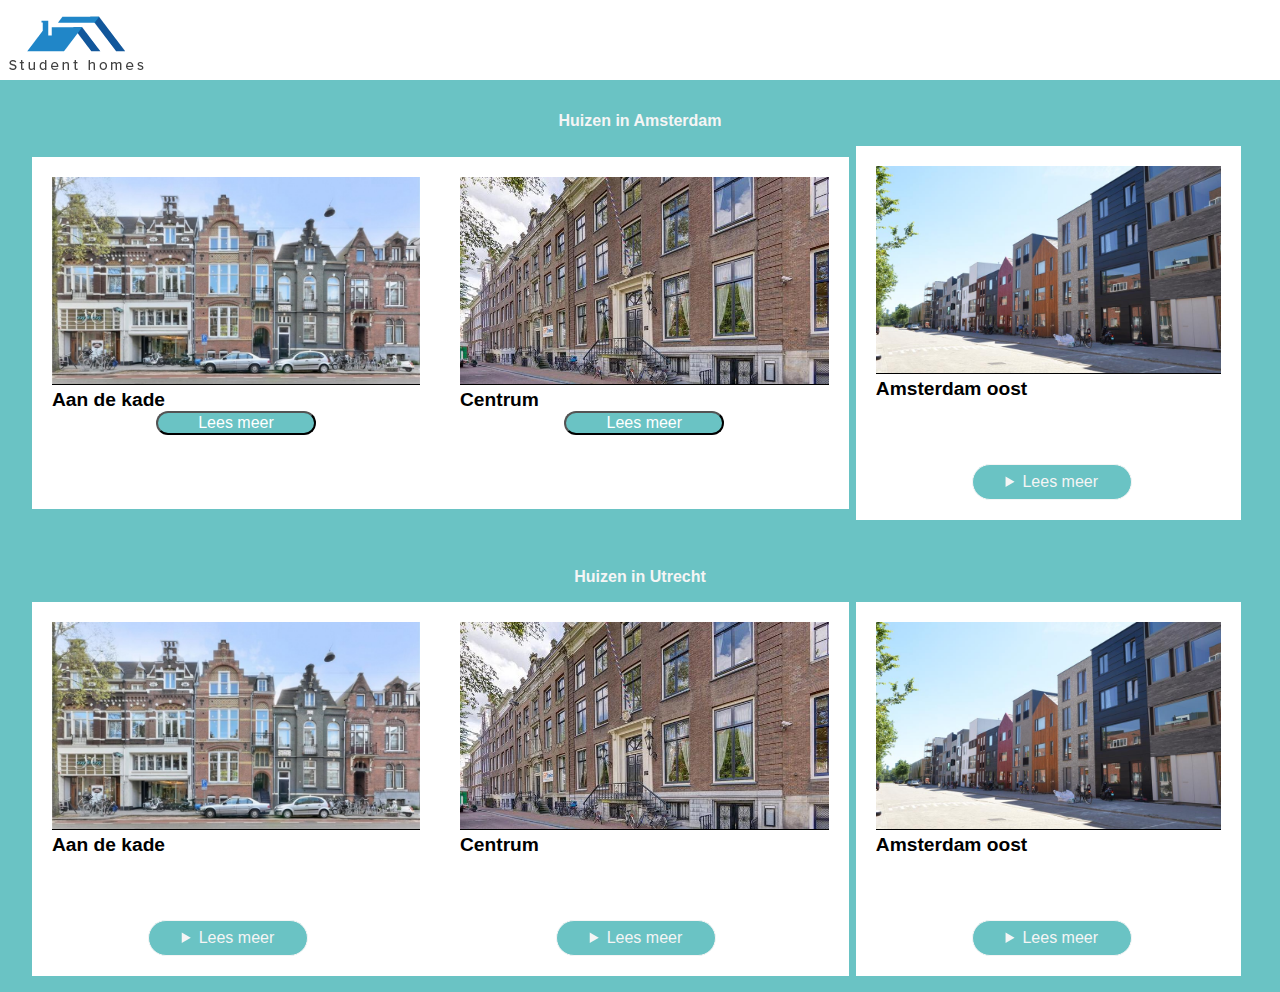
<file: opdracht1/Eind/index.html>
<!DOCTYPE html>
<html lang="en">

<head>
    <meta charset="UTF-8">
    <title>Studenten Huizen</title>
    <link rel="stylesheet" type="text/css" href="student.css">
    <meta name="viewport" content="width=device-width, intial-scale=1">
</head>


<header>
    <img src="images/logo.png" alt="logo">
</header>

<body>

    <main>
        <!--  Amsterdam -->


        <section>
            <h2> Huizen in Amsterdam</h2>
            <div class="gridsection">
                <article>
                    <img src="images/huis%201.jpg" alt="Huis een">
                    <br>
                    <div id="contentfoto">
                        <h3>Aan de kade</h3>
                        <div class="opmaak">
                            <button>
                        <p>Lees meer</p>
                        </button>

                            <div class="info">
                                <ul>
                                    <li>Twee km afstand</li>
                                    <li> 400,- per maand</li>
                                    <li> Centraal gelegen</li>
                                </ul>

                            </div>


                        </div>
                    </div>
                </article>

                <article>
                    <img src="images/huis%202.jpeg" alt="Huis een">
                    <br>
                    <div id="contentfoto">
                        <h3>Centrum</h3>

                        <div class="opmaak">
                            <button>
                        <p>Lees meer</p>
                        </button>

                            <div class="info">
                                <ul>
                                    <li>Twee km afstand</li>
                                    <li> 400,- per maand</li>
                                    <li> Centraal gelegen</li>
                                </ul>

                            </div>


                        </div>
                    </div>
                </article>


                <article>
                    <img src="images/huis%204.jpg" alt="Huis een">
                    <br>
                    <div id="contentfoto">
                        <h3>Amsterdam oost</h3>
                        <details>
                            <summary>Lees meer</summary>
                            <section>
                                <p> Prijs: 400 per maand</p>
                                <p> Ligging: Centraal, 2 km van de stad</p>
                            </section>
                        </details>

                    </div>
                </article>
            </div>
        </section>

        <!--  Utrecht -->

        <section>
            <h2> Huizen in Utrecht</h2>
            <div class="gridsection">
                <article>
                    <img src="images/huis%201.jpg" alt="Huis een">
                    <br>
                    <div id="contentfoto">
                        <h3>Aan de kade</h3>

                        <details>
                            <summary>Lees meer</summary>
                            <div class="uitklap">
                                <p> Prijs: 400 per maand</p>
                                <p> Ligging: Centraal, 2 km van de stad</p>
                            </div>
                        </details>
                    </div>
                </article>

                <article>
                    <img src="images/huis%202.jpeg" alt="Huis een">
                    <br>
                    <div id="contentfoto">
                        <h3>Centrum</h3>
                        <details>
                            <summary>Lees meer</summary>
                            <div class="uitklap">
                                <p> Prijs: 400 per maand</p>
                                <p> Ligging: Centraal, 2 km van de stad</p>
                            </div>
                        </details>

                    </div>
                </article>


                <article>
                    <img src="images/huis%204.jpg" alt="Huis een">
                    <br>
                    <div id="contentfoto">
                        <h3>Amsterdam oost</h3>
                        <details>
                            <summary>Lees meer</summary>
                            <div class="uitklap">
                                <p> Prijs: 400 per maand</p>
                                <p> Ligging: Centraal, 2 km van de stad</p>
                            </div>
                        </details>

                    </div>
                </article>
            </div>
        </section>
    </main>
    <script src="scripts/student.js"></script>
</body>

</html>
</file>
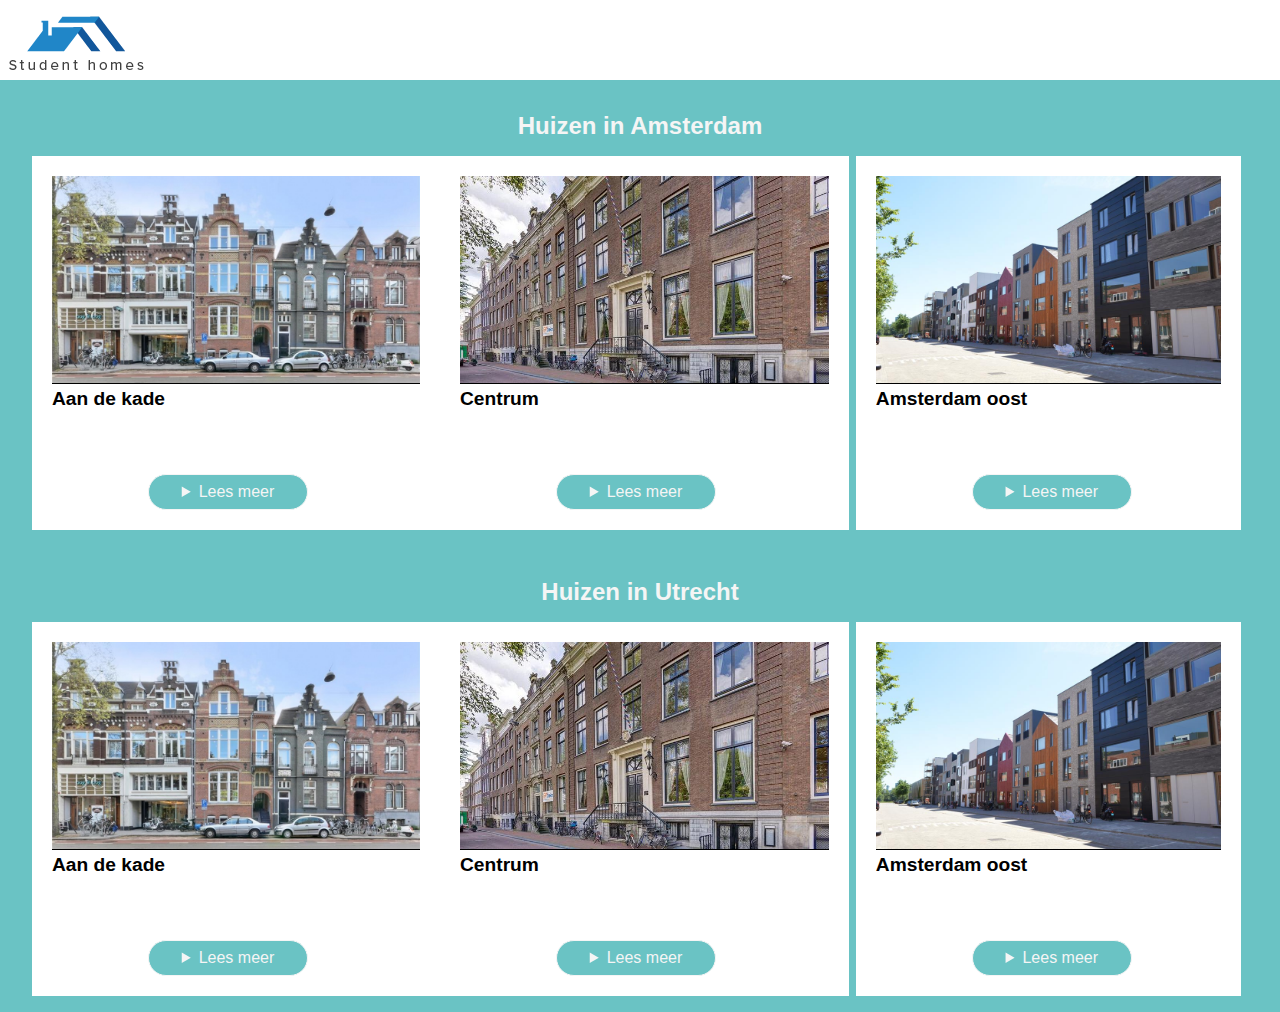
<file: opdracht1/v1/index.html>
<!DOCTYPE html>
<html lang="en">

<head>
    <meta charset="UTF-8">
    <title>Studenten Huizen</title>
    <link rel="stylesheet" type="text/css" href="styles.css">
    <meta name="viewport" content="width=device-width, intial-scale=1">
</head>


<header>
    <img src="images/logo.png" alt="logo">
</header>

<body>

    <!--  Amsterdam -->


    <section>
        <h2> Huizen in Amsterdam</h2>
        <div class="gridsection">
            <article>
                <img src="images/huis%201.jpg" alt="Huis een">
                <br>
                <div id="contentfoto">
                    <h3>Aan de kade</h3>
                </div>

                <details class="details7">
                    <summary>Lees meer</summary>
                    <div class="content">
                        <p> Prijs: 400 per maand</p>
                        <p> Ligging: Centraal, 2 km van de stad</p>
                    </div>

                </details>


            </article>

            <article>
                <img src="images/huis%202.jpeg" alt="Huis een">
                <br>
                <div id="contentfoto">
                    <h3>Centrum</h3>
                    <details>
                        <summary>Lees meer</summary>
                        <section>
                            <p> Prijs: 400 per maand</p>
                            <p> Ligging: Centraal, 2 km van de stad</p>
                        </section>

                    </details>

                </div>
            </article>


            <article>
                <img src="images/huis%204.jpg" alt="Huis een">
                <br>
                <div id="contentfoto">
                    <h3>Amsterdam oost</h3>
                    <details>
                        <summary>Lees meer</summary>
                        <section>
                            <p> Prijs: 400 per maand</p>
                            <p> Ligging: Centraal, 2 km van de stad</p>
                       </section>
                    </details>

                </div>
            </article>
        </div>
    </section>

    <!--  Utrecht -->

    <section>
        <h2> Huizen in Utrecht</h2>
        <div class="gridsection">
            <article>
                <img src="images/huis%201.jpg" alt="Huis een">
                <br>
                <div id="contentfoto">
                    <h3>Aan de kade</h3>

                    <details>
                        <summary>Lees meer</summary>
                        <div class="uitklap">
                            <p> Prijs: 400 per maand</p>
                            <p> Ligging: Centraal, 2 km van de stad</p>
                        </div>
                    </details>
                </div>
            </article>

            <article>
                <img src="images/huis%202.jpeg" alt="Huis een">
                <br>
                <div id="contentfoto">
                    <h3>Centrum</h3>
                    <details>
                        <summary>Lees meer</summary>
                        <div class="uitklap">
                            <p> Prijs: 400 per maand</p>
                            <p> Ligging: Centraal, 2 km van de stad</p>
                        </div>
                    </details>

                </div>
            </article>


            <article>
                <img src="images/huis%204.jpg" alt="Huis een">
                <br>
                <div id="contentfoto">
                    <h3>Amsterdam oost</h3>
                    <details>
                        <summary>Lees meer</summary>
                        <div class="uitklap">
                            <p> Prijs: 400 per maand</p>
                            <p> Ligging: Centraal, 2 km van de stad</p>
                        </div>
                    </details>

                </div>
            </article>
        </div>
    </section>
</body>

</html>
</file>
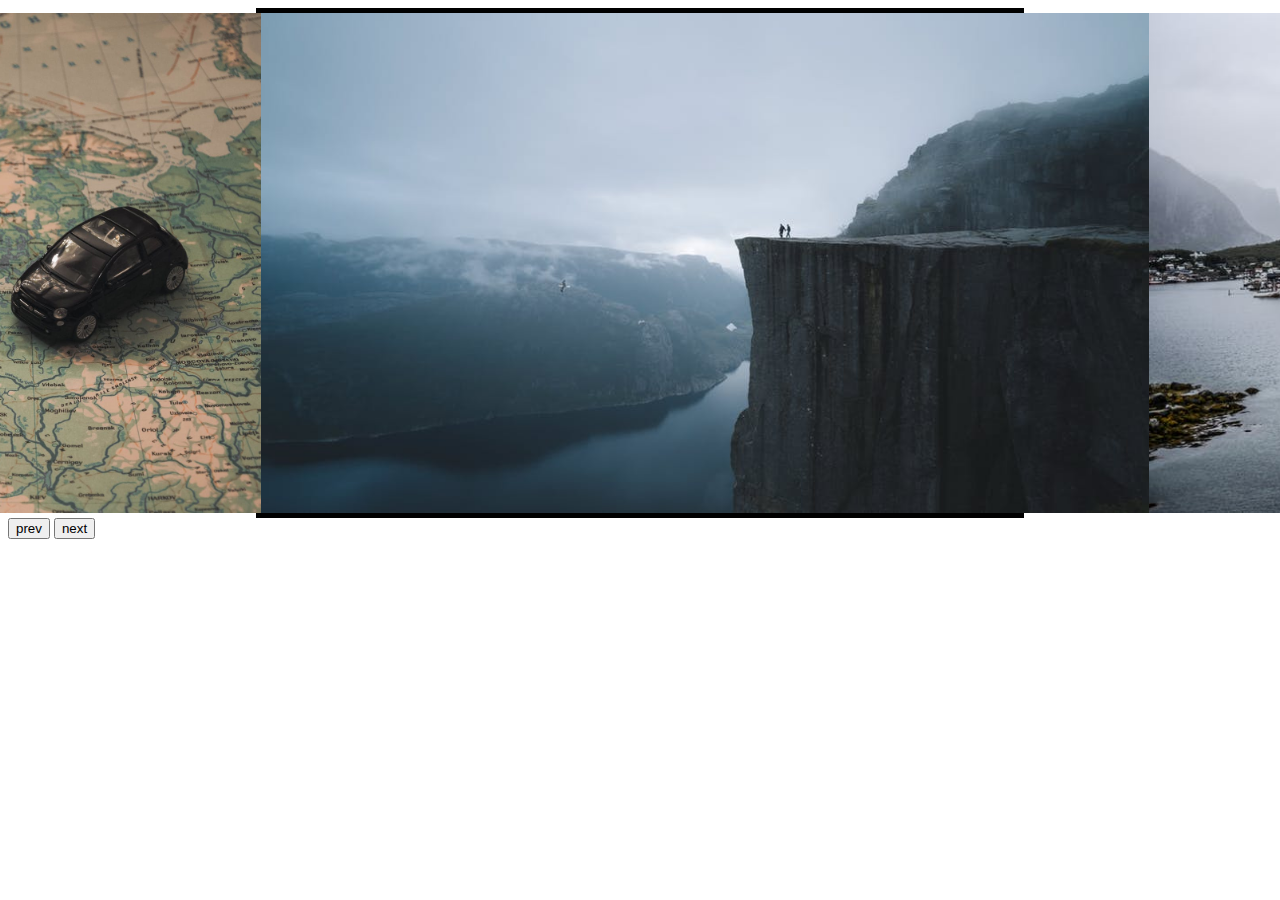
<file: opdracht2/v1/index.html>
<!DOCTYPE html>
<html lang="en">

<head>
    <meta charset="UTF-8">
    <title>Studenten Huizen</title>
    <link rel="stylesheet" type="text/css" href="styles/styles.css">
    <meta name="viewport" content="width=device-width, intial-scale=1">
</head>

<body>

    <div class="carousel-container">

        <div class="carousel-slide">
            <img src="images/noorwegen%206.jpg" id="lastClone" alt="6.2">
            <img src="images/noorwegen%201.jpeg" alt="1">
            <img src="images/noorwegen%202.jpeg" alt="2">
            <img src="images/noorwegen%203.jpeg" alt="3">
            <img src="images/noorwegen%205.jpg" alt="4">
            <img src="images/noorwegen%206.jpg" alt="5">
            <img src="images/noorwegen%201.jpeg" id="firstClone" alt="1.2">
        </div>
    </div>

    <button id="prevbutton">prev</button>
    <button id="nextbutton">next</button>










    <script src="scripts/carousel.js"></script>
</body>

</html>
</file>
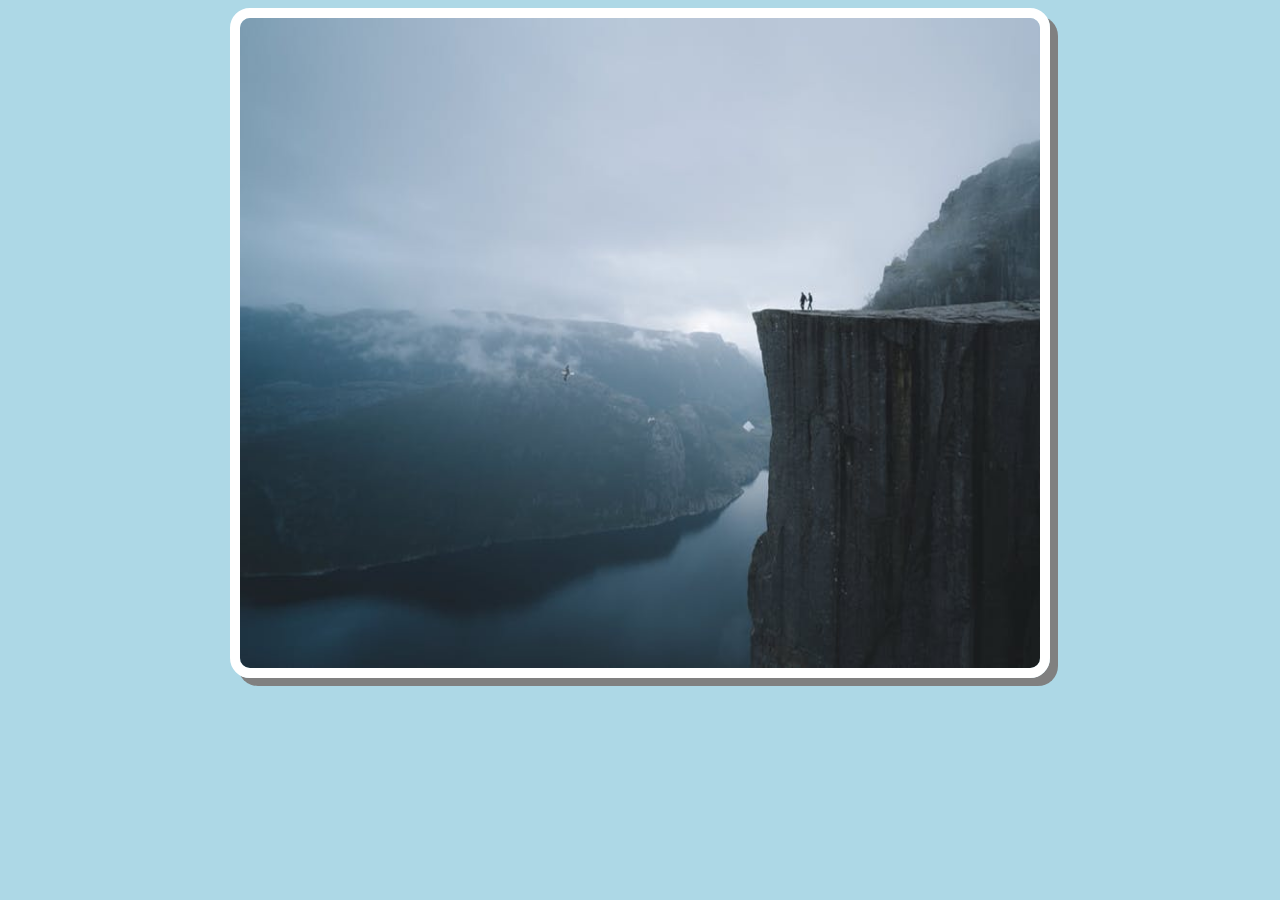
<file: opdracht2/v2/index.html>
<!DOCTYPE html>
<html lang="en">

<head>
    <meta charset="UTF-8">
    <title>Studenten Huizen</title>
    <link rel="stylesheet" type="text/css" href="styles/styles.css">
    <link rel="stylesheet" href="https://use.fontawesome.com/releases/v5.7.2/css/all.css" integrity="sha384-fnmOCqbTlWIlj8LyTjo7mOUStjsKC4pOpQbqyi7RrhN7udi9RwhKkMHpvLbHG9Sr" crossorigin="anonymous">
    <meta name="viewport" content="width=device-width, intial-scale=1">
</head>

<body>

    <div class="carousel-container">
        <i id="prevbutton" class="fas fa-arrow-circle-left"></i>
        <i id="nextbutton" class="fas fa-arrow-circle-right"></i>

        <div class="carousel-slide">
            <img src="images/noorwegen%206.jpg" id="lastClone" alt="6.2">
            <img src="images/noorwegen%201.jpeg" alt="1">
            <img src="images/nieuw%201.jpeg" alt="2">
            <img src="images/nieuw%202.jpg" alt="3">
            <img src="images/noorwegen%202.jpeg" alt="4">
            <img src="images/nieuw%203.jpeg" alt="5">
            <img src="images/nieuw%204.jpeg" id="firstClone" alt="1.2">
        </div>
    </div>










    <script src="scripts/carousel.js"></script>
</body>

</html>
</file>
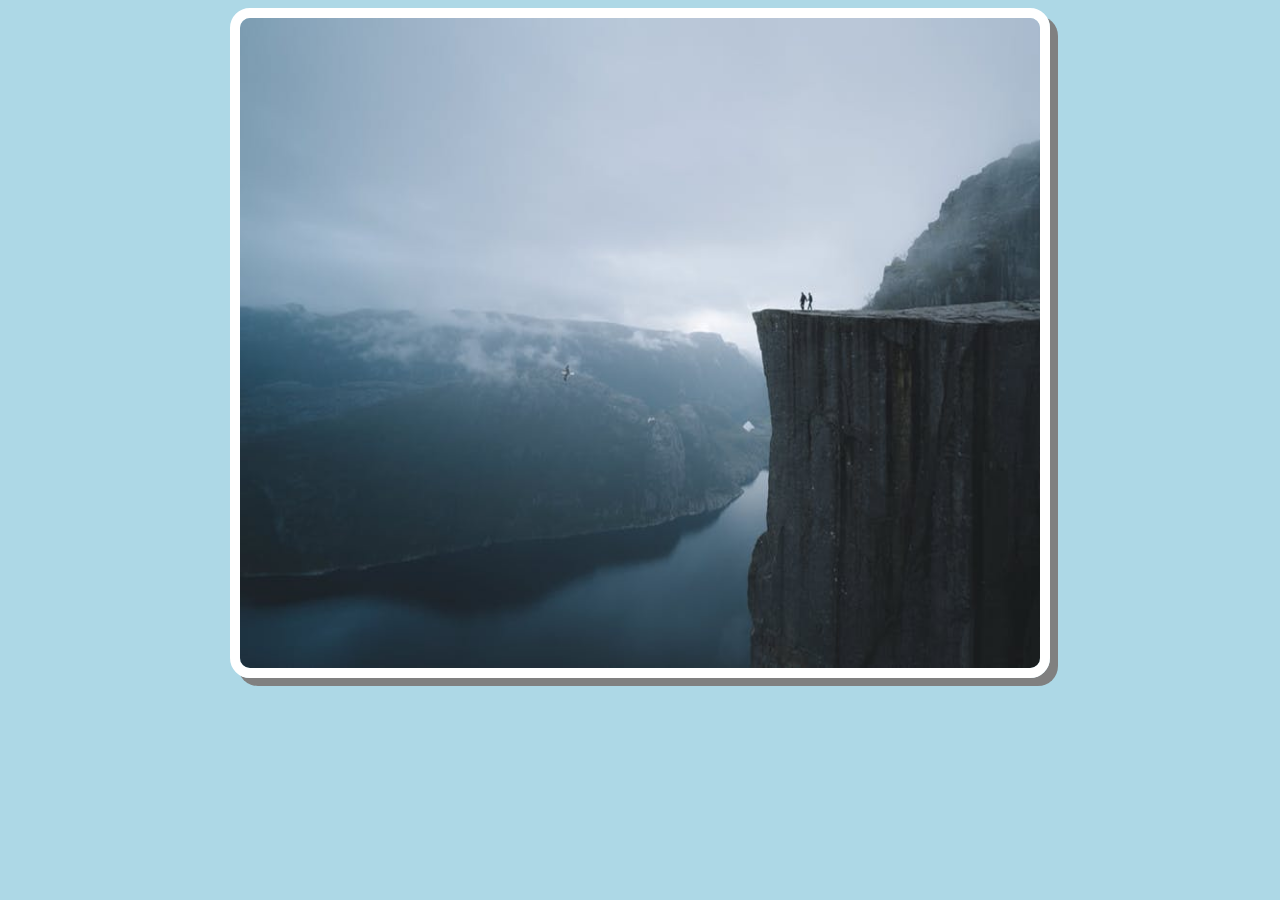
<file: opdracht2/v3/index.html>
<!DOCTYPE html>
<html lang="en">

<head>
    <meta charset="UTF-8">
    <title>Slider</title>
    <link rel="stylesheet" type="text/css" href="styles/styles.css">
    <link rel="stylesheet" href="https://use.fontawesome.com/releases/v5.7.2/css/all.css" integrity="sha384-fnmOCqbTlWIlj8LyTjo7mOUStjsKC4pOpQbqyi7RrhN7udi9RwhKkMHpvLbHG9Sr" crossorigin="anonymous">
    <meta name="viewport" content="width=device-width, intial-scale=1">
</head>

<body>

    <div class="carousel-container">
        <i id="prevbutton" class="fas fa-arrow-circle-left"></i>
        <i id="nextbutton" class="fas fa-arrow-circle-right"></i>

        <div class="carousel-slide">
            <img src="images/noorwegen%206.jpg" id="lastClone" alt="6.2">
            <img src="images/noorwegen%201.jpeg" alt="1">
            <img src="images/nieuw%201.jpeg" alt="2">
            <img src="images/nieuw%202.jpg" alt="3">
            <img src="images/noorwegen%202.jpeg" alt="4">
            <img src="images/nieuw%203.jpeg" alt="5">
            <img src="images/nieuw%204.jpeg" id="firstClone" alt="1.2">
        </div>
    </div>










    <script src="scripts/carousel.js"></script>
</body>

</html>
</file>
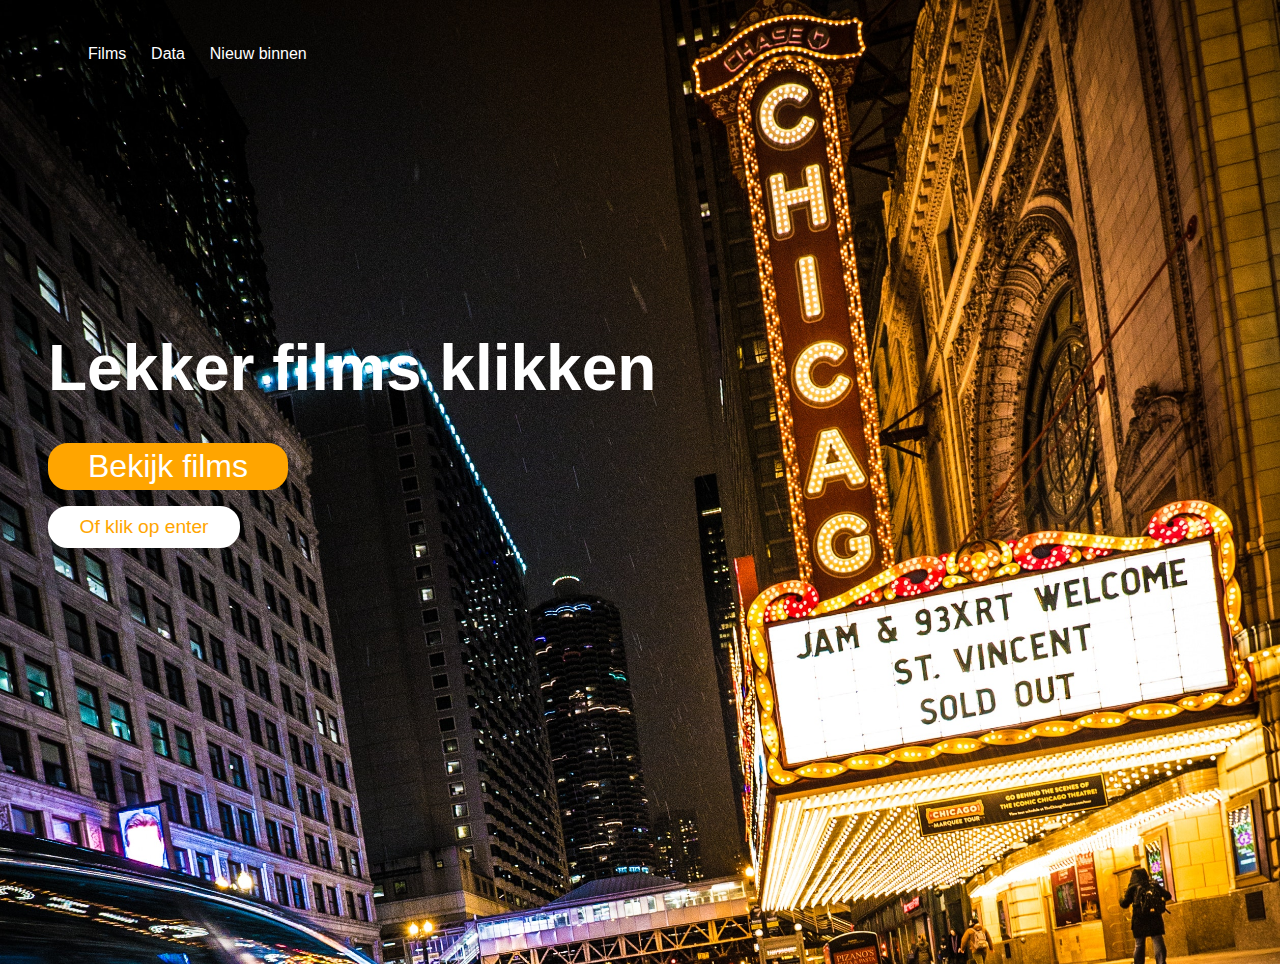
<file: opdracht3/XMLHttpRequest kopie v1/index.html>
<html>

<head>
    <title>FvD.3 - XMLHttpRequest</title>
    <meta name="viewport" content="width=device-width, initial-scale=1">
    <link rel="stylesheet" href="style.css" />
</head>

<body>
    <header>
        <nav>
            <ul>
                <li id="li1">Films</li>
                <li>Data</li>
                <li>Nieuw binnen</li>
            </ul>
        </nav>
        <h1>Lekker films klikken</h1>
        <button id="laad">Bekijk films</button>
        
    </header>
    
    <main>
        <span id=loader>Loading data ...</span>

        <!-- Hier wordt de html geinjecteerd-->
        
        
        
        <section></section>
        <button id="meer"> Of klik op enter</button>
    </main>

    <script src="script.js"></script>
</body>

</html>
</file>
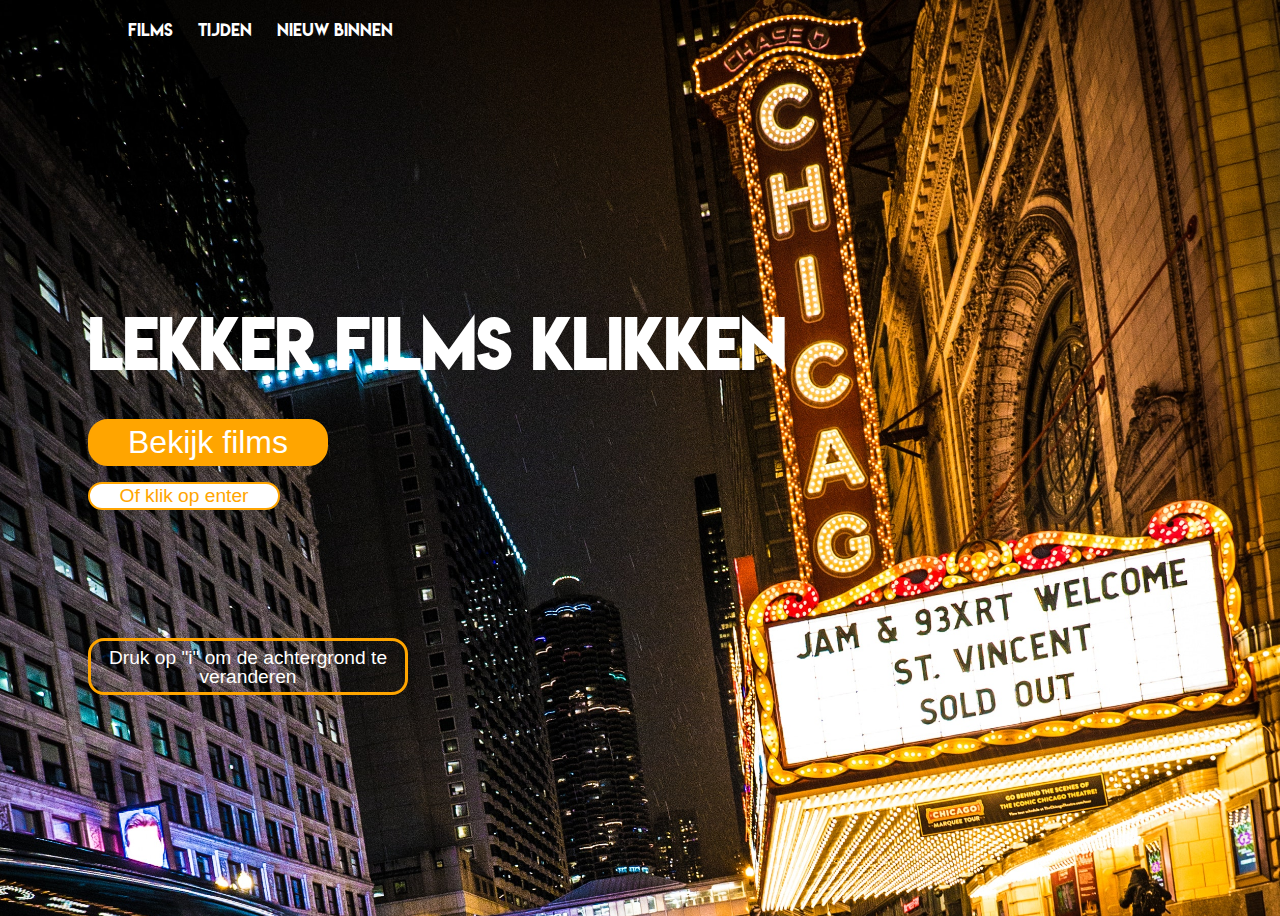
<file: opdracht3/XMLHttpv4/index.html>
<html>

<head>
    <title>FvD.3 - XMLHttpRequest</title>
    <meta name="viewport" content="width=device-width, initial-scale=1">
    <link rel="stylesheet" href="style.css" />
</head>

<body>
    <header>
        <nav>
            <ul>
                <li>Films</li>
                <li>Tijden</li>
                <li>Nieuw binnen</li>
            </ul>
        </nav>

        <h1>Lekker films klikken</h1>
        <button id="laad">Bekijk films</button>
        
    </header>
    
    <main>
        <span id=loader>Loading data ...</span>

        <!-- Hier wordt de html geinjecteerd-->
        
        
        
        <section></section>
        <button id="meer"> Of klik op enter</button>
        <p id="press">Druk op "i" om de achtergrond te veranderen</p>
       <!--<button id="Horror">Zoek alleen horror</button>-->
    </main>

    <script src="script.js"></script>
</body>

</html>
</file>
<file: opdracht1/Eind/student.css>
* {
    margin: 0;
    font-family: 'Helvetica', sans-serif;
    box-sizing: border-box;
    font-size: 16px;

}

header {
    background-color: white;
}

header img {
    margin-left: .5rem;
    margin-top: 1rem;
}

body {
    background-color: #6ac3c4;

}

/* Over de huizen zelf */

section {
    margin-top: 1rem;
    margin-left: 1rem;
    margin-right: 1rem;
    padding: 1rem;
}

section h2 {
    color: whitesmoke;
    display: flex;
    justify-content: center;
    margin-bottom: 1rem;
}

.gridsection {
    display: grid;
    grid-template-columns: 1fr 1fr 1fr;

}

article img {
    height: 13rem;
    border-bottom: 1px solid black;
}

article {
    padding: 1.25rem;
    background-color: white;
    position: relative;
    margin: auto;
}

article h3 {
    font-size: 1.2em;
    color: black;

}

details {
    margin-left: 6rem;
    margin-top: 4rem;
    padding: .5rem;
    border: 1px solid whitesmoke;
    border-radius: 23px;
    width: 10rem;
    background: #6ac3c4;
    color: whitesmoke;
}

details section {
    margin-top: .2rem;
}

details summary {
    text-align: center;
}

.details7[open] .content {
    animation-name: invisiblyGrowFontSize, fadeIn;
    animation-duration: 500ms, 200ms;
    animation-delay: 0ms, 500ms;
}


/*  Button met java */

.opmaak{
  text-align: center;
}
button {
    background-color:  #6ac3c4;
    border-radius: 23px;
    width: 10rem;
    color: white;
    

}




.info{
 visibility: hidden;
}

.active {
    margin-top: 2rem;
    text-align: left;
    margin: auto;
    color: whitesmoke;
    background-color: #6ac3c4;
    width: 20rem;
    padding: 1.1rem;
    border: 1px solid whitesmoke;
    border-radius: 7px;
    transition: .4s ease-in;
    visibility: visible;
}

/* details tag */
</file>
<file: opdracht1/v1/styles.css>
* {
    margin: 0;
    font-family: 'Helvetica', sans-serif;
    box-sizing: border-box;
}

header {
    background-color: white;
}

header img {
    margin-left: .5rem;
    margin-top: 1rem;
}

body {
    background-color: #6ac3c4;

}

/* Over de huizen zelf */

section {
    margin-top: 1rem;
    margin-left: 1rem;
    margin-right: 1rem;
    padding: 1rem;
}

section h2 {
    color: whitesmoke;
    display: flex;
    justify-content: center;
    margin-bottom: 1rem;
}

.gridsection {
    display: grid;
    grid-template-columns: 1fr 1fr 1fr;

}

article img {
    height: 13rem;
    border-bottom: 1px solid black;
}

article {
    padding: 1.25rem;
    background-color: white;
    position: relative;
    margin: auto;
}

article h3 {
    font-size: 1.2em;
    color: black;

}

details {
    margin-left: 6rem;
    margin-top: 4rem;
    padding: .5rem;
    border: 1px solid whitesmoke;
    border-radius: 23px;
    width: 10rem;
    background: #6ac3c4;
    color: whitesmoke;
}

details section {
    margin-top: .2rem;
}

details summary {
    text-align: center;
}

.details7[open] .content {
    animation-name: invisiblyGrowFontSize, fadeIn;
    animation-duration: 500ms, 200ms;
    animation-delay: 0ms, 500ms;
}


/*  Button met java */

.button {}

.active {
    margin-top: 2rem;
    margin-left: 8rem;
    color: whitesmoke;
    background-color: #6ac3c4;
    width: 7.5rem;
    padding: 1.1rem;
    border: 1px solid whitesmoke;
    border-radius: 23px;
}

/* details tag */
</file>
<file: opdracht2/v1/styles/styles.css>
.carousel-container{
    width: 60%;
    margin: auto;
    border: 5px solid black;
}

.carousel-slide{
    display: flex;
    width: 100%;
    height: 500px;
}
</file>
<file: opdracht2/v2/styles/styles.css>
body {
    background-color: lightblue;
}

.carousel-container {
    width: 50rem;
    margin: auto;
    border: 10px solid white;
    box-shadow: 8px 8px grey;
    border-radius: 20px;
    overflow: hidden;
    position: relative;
}

.carousel-slide {
    display: flex;
    width: 100%;
    height: 650px;

}

img {
    width: 60rem;
    height: 650px;
}

#prevbutton {
    position: absolute;
    top: 50%;
    z-index: 10;
    left: 5%;
    font-size: 30px;
    color: white;
    opacity: .5;
    cursor: pointer;
}

#nextbutton {
    position: absolute;
    top: 50%;
    right: 5%;
    z-index: 10;
    font-size: 30px;
    color: white;
    opacity: .5;
    cursor: pointer;
}
</file>
<file: opdracht2/v3/styles/styles.css>
body {
    background-color: lightblue;
}

.carousel-container {
    width: 50rem;
    margin: auto;
    border: 10px solid white;
    box-shadow: 8px 8px grey;
    border-radius: 20px;
    overflow: hidden;
    position: relative;
}

.carousel-slide {
    display: flex;
    width: 100%;
    height: 650px;

}

img {
    width: 60rem;
    height: 650px;
}

#prevbutton {
    position: absolute;
    top: 50%;
    z-index: 10;
    left: 5%;
    font-size: 30px;
    color: white;
    opacity: .5;
    cursor: pointer;
}

#nextbutton {
    position: absolute;
    top: 50%;
    right: 5%;
    z-index: 10;
    font-size: 30px;
    color: white;
    opacity: .5;
    cursor: pointer;
}
</file>
<file: opdracht3/XMLHttpRequest kopie v1/style.css>
* {
    box-sizing: border-box;
}

body {
    margin: 1em;
    font: 2em/1 helvetica;
    background-image: url(images/action-architecture-asphalt-1769413.jpg);
    background-repeat: repeat-y;
    background-size: cover;
    height: 100%;
    width: 100%;


}

/* HEADER */

header{
    padding-left: 1rem;
}

h1 {
    margin-top: 17rem;
    color: white;
    
}


nav ul li {
    list-style-type: none;
    display: inline;
    font-size: 16px;
    color: white;
}

nav li{
    margin-left: 1rem;
}
nav li:hover{
    border-bottom: 1px solid orange;
    color: orange;
}

#li1{
    margin: 0;
    padding: 0;
}

#laad {
    display: flex;
    justify-content: center;
    margin: inherit;
    width: 15rem;
    padding: 0.2rem;
}

span {
    color: green;
    margin: 0;
    padding: 1em;
    width: calc(6 * 450px);
    list-style-position: inside;
    background: DARKSEAGREEN;
    transition: all 1s ease;
    display: none;
}

/* MAIN */

main {
    z-index: 1;
}

h2 {
    font-family: 'Arial';
    font-size: 1.3em;
    text-align: center;
    margin: 0;
}



main section {
    display: grid;
    grid-template-columns: 1fr 1fr;


}

article {
    display: grid;
    border: 2px solid orange;
    margin-top: 3em;
    padding: 1em;
    width: 40rem;
    background-color: white;
}

article p {
    font-size: .6em;
    text-align: center;
    padding-left: 1rem;
    padding-right: 1rem;
}

img {
    height: 27rem;
    margin-bottom: 2rem;
    margin: auto;
    padding-bottom: 2rem;
}

#meer {
    width: 12rem;
    text-align: center;
    font-size: .6em;
    margin-top: 1rem;
    color: orange;
    background-color: white;
    border-color: white;
    margin-bottom: 1rem;
    margin-left: 1rem;
}

/* REVIEWS */

button {
    width: 20rem;
    padding: .5rem;
    font-size: 2rem;
    display: inline-block;
    border: 2px solid orange;
    border-radius: 20px;
    color: white;
    background-color: orange;
    margin: auto;
}

.show {
    display: inline;
    transition-timing-function: ease-in;
    transition: 0.2s;
}

.hide {
    display: none;
}

/* ************* */

section ul {
    display: none;
    padding-top: .8rem;
    background-color: none;
    font-size: .5em;
    list-style-type: decimal;
}
</file>
<file: opdracht3/XMLHttpv4/style.css>
* {
    box-sizing: border-box;

}

@font-face {
    font-family: 'Kiona-Regular';
    src: url(fonts/Kiona-Regular.ttf);
}

@font-face {
    font-family: 'Kiona-Itallic';
    src: url(fonts/Kiona-Itallic.ttf);
}

@font-face {
    font-family: 'LemonMilk';
    src: url(fonts/LemonMilk.otf);
}

@font-face {
    font-family: 'TheLightFont';
    src: url(fonts/TheLightFont.otf);
}

body {
    font: 2em/1 helvetica;
    background-image: url(images/action-architecture-asphalt-1769413.jpg);
    background-repeat: repeat-y;
    background-size: cover;
    height: 100%;
    width: 100%;


}

.bodychange {
    
    font: 2em/1 helvetica;
    background-image: url(images/vuurwerk.jpg);
    background-repeat: repeat-y;
    background-size: cover;
    height: 100%;
    width: 100%;
}

/* --- HEADER --- */

header {
    padding-left: 1rem;
    margin-left: 2em;
}

h1 {
    margin-top: 17rem;
    color: white;
    font-family: 'LemonMilk';

}

nav {
    font-family: 'LemonMilk';
}

nav ul li {
    list-style-type: none;
    display: inline;
    font-size: 16px;
    color: white;


}

nav li {
    padding-right: 1rem;
   
}

nav li:hover {
    border-bottom: 1px solid orange;
    color: orange;
}


#laad {
    display: inline-block;
    justify-content: center;
    width: 15rem;
    padding: 0.2rem;
    font-size: 2rem;
    border: 2px solid orange;
    border-radius: 20px;
    color: white;
    background-color: orange;
}

span {
    color: green;
    margin: 0;
    padding: 1em;
    width: calc(6 * 450px);
    list-style-position: inside;
    background: DARKSEAGREEN;
    transition: all 1s ease;
    display: none;
}

/* --- MAIN --- */

/* Butons */

details summary {
    margin: auto;
    text-align: center;
    background-color: orange;
    width: 10rem;
    padding: 1rem;
    border-radius: 5rem;
    font-size: 1em;
    margin-bottom: 1rem;


}


details {
    font-size: 16px;
    text-align: center;
    line-height: 1.2rem;
}

details:nth-child(2n) summary {
    color: white;
    list-style-type: none;
}


/* Tekst */

main {
    width: 100%;
    margin: 2em;
    margin-top: 0;
}

h2 {
    font-family: 'Kiona-Regular';
    /*font-family: 'Arial';*/
    font-size: 1.3em;
    text-align: center;
    margin: 0;
}

h3 {
    font-family: 'Kiona-Itallic';
    font-size: 22px;
    text-align: center;
    margin-top: 2rem;
}





main section {
    display: grid;
    grid-template-columns: 1fr 1fr;



}

article {
    display: grid;
    border: 2px solid orange;
    margin-top: 3em;
    padding: 1em;
    width: 35rem;
    background-color: white;
}

article p {
    font-size: .6em;
    text-align: center;
    padding-left: 1rem;
    padding-right: 1rem;
}



#meer {
    width: 12rem;
    text-align: center;
    font-size: .6em;
    margin-top: 1rem;
    color: orange;
    background-color: white;
    border: 2px solid orange;;
    margin-bottom: 1rem;
    margin-left: 1rem;
    border-radius: 20px;
}


#press{
    width: 20rem;
    text-align: center;
    font-size: .6em;
    margin-top: 7rem;
    color: white;
    border: 3px solid orange;
    border-radius: 1rem;
    padding: .4rem;
    margin-bottom: 1rem;
    margin-left: 1rem;
}

p:nth-of-type(2n) {
    color: orange;
    padding-bottom: 1rem;
    border-bottom: 2px solid orange;
    font-size: 1.2rem;
}

/* Images */

img {
    height: 27rem;
    margin: auto;
    margin-bottom: 2rem;
    margin-top: 2rem;
    padding-top: .1rem;
    border-top: 2px solid orange;
    box-shadow: 0 8px 6px -2px gray;
}


/* --- REVIEWS --- */

.show {
    display: inline;
    transition-timing-function: ease-in;
    transition: 0.2s;
}

.hide {
    display: none;
}

/* ************* */

section ul {
    display: none;
    padding-top: .8rem;
    background-color: none;
    font-size: .5em;
    list-style-type: decimal;
}


#loader {
    color: black;
    background-color: white;
    border: 3px solid black;
    margin-top: 3rem;
    margin-left: 30rem;
    transition: all 4s ease;

}



@media (max-width: 81rem) {

    main section {
        grid-template-columns: repeat( 2, minmax(250px, 1fr));


    }

    article {
        width: 30rem;
    }

    h2 {
        font-size: 2rem;
    }


    img {
        height: 20rem;
    }

    h3 {
        font-size: 1rem;
        margin-top: 1rem;
    }

    article p {
        font-size: 1rem;
    }


}

@media (max-width: 70rem) {

    main section {
        grid-template-columns: repeat( 1, minmax(250px, 1fr));
        align-content: center;

    }

    article {
        width: 40rem;
    }

    h2 {
        font-size: 3rem;
    }


    img {
        height: 30rem;
    }

    h3 {
        font-size: 1.5rem;
        margin-top: 1rem;
    }

    article p {
        font-size: 1.2rem;
    }




}

@media (max-width: 51rem) {

    article{
        width: 27rem;
    }

}

@media (max-width: 25rem) {
   
    main{
        margin: 0rem;
        padding: 0rem;
    }
    
    header{
        margin-left: 0rem;
    }
    nav{
        margin: auto;
        
    }
    
    article{
        width: 24.5rem;
    }
    
    article img{
        height: 20rem;
        margin-top: 0rem;
    }
    
    article p{
        font-size: 1rem;
    }
    
    h3{
        font-size: 1.4rem;
    }

}
</file>
